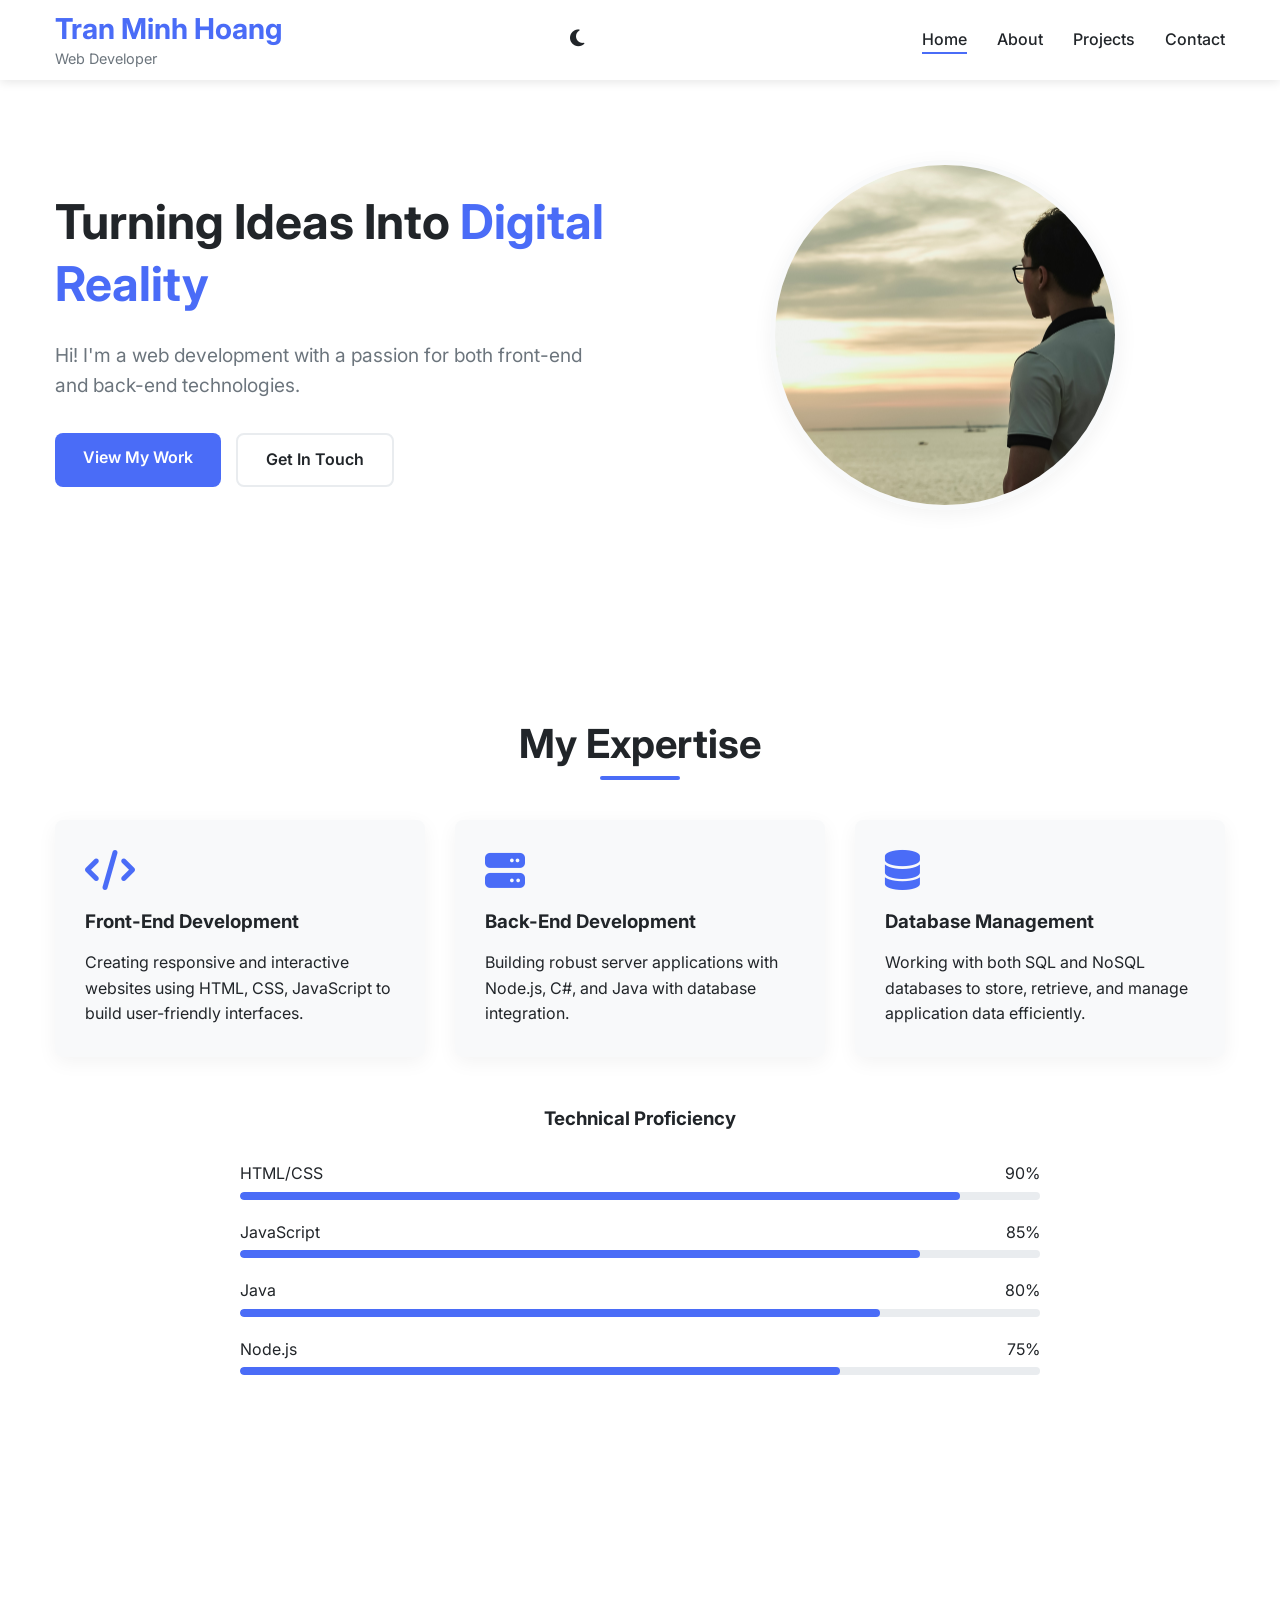
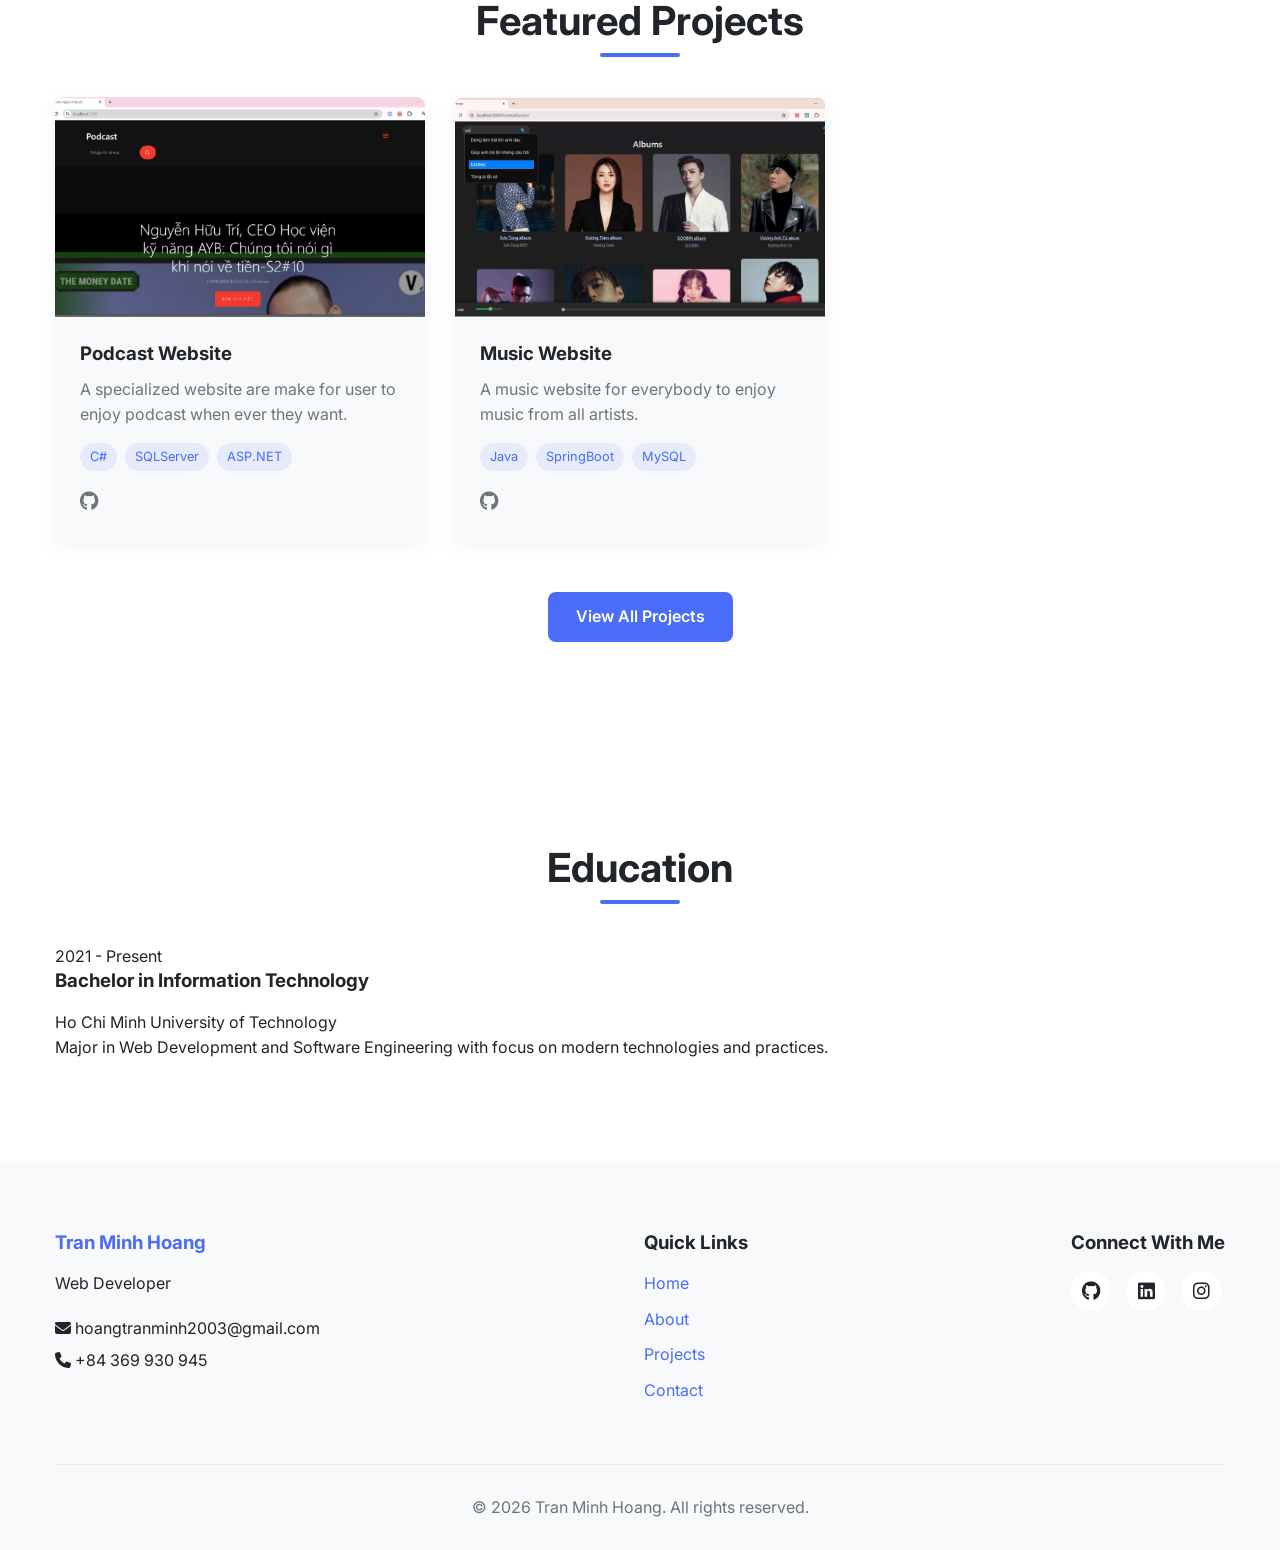
<file: index.html>
<!DOCTYPE html>
<html lang="en">
<head>
    <meta charset="UTF-8">
    <meta name="viewport" content="width=device-width, initial-scale=1.0">
    <meta name="description" content="Tran Minh Hoang - Student Web Developer Portfolio showcasing frontend and backend development skills">
    <title>Tran Minh Hoang - Portfolio</title>
    <link rel="stylesheet" href="css/style.css">
    <link rel="stylesheet" href="https://cdnjs.cloudflare.com/ajax/libs/font-awesome/6.4.0/css/all.min.css">
    <link href="https://unpkg.com/aos@2.3.1/dist/aos.css" rel="stylesheet">
    <link rel="preconnect" href="https://fonts.googleapis.com">
    <link rel="preconnect" href="https://fonts.gstatic.com" crossorigin>
    <link href="https://fonts.googleapis.com/css2?family=Inter:wght@400;500;600;700&display=swap" rel="stylesheet">
    <link rel="icon" href="images/favicon.ico" type="image/x-icon">
    <script src="https://unpkg.com/aos@2.3.1/dist/aos.js"></script>
</head>
<body>
    <div id="page-loader">
        <div class="loader-content">
            <div class="spinner"></div>
            <p>Loading<span class="dot-animation">...</span></p>
        </div>
    </div>
    <header>
        <div class="container">
            <div class="header-content">
                <div class="logo">
                    <h1>Tran Minh Hoang</h1>
                    <p class="tagline">Web Developer</p>
                </div>
                <div class="theme-toggle">
                    <button id="theme-switch" aria-label="Toggle dark mode">
                        <i class="fas fa-moon"></i>
                    </button>
                </div>
                <button id="toggle-menu" aria-label="Toggle navigation menu">
                    <i class="fas fa-bars"></i>
                </button>
                <nav id="menu">
                    <ul>
                        <li><a href="#" class="active">Home</a></li>
                        <li><a href="pages/about.html">About</a></li>
                        <li><a href="pages/projects.html">Projects</a></li>
                        <li><a href="pages/contact.html">Contact</a></li>
                    </ul>
                </nav>
            </div>
        </div>
    </header>
    
    <section class="hero">
        <div class="container">
            <div class="hero-content">
                <div class="hero-text">
                    <h2>Turning Ideas Into <span class="highlight">Digital Reality</span></h2>
                    <p>Hi! I'm a web development with a passion for both front-end and back-end technologies.</p>
                    <div class="cta-buttons">
                        <a href="pages/projects.html" class="btn btn-primary">View My Work</a>
                        <a href="pages/contact.html" class="btn btn-secondary">Get In Touch</a>
                    </div>
                </div>
                <div class="hero-image">
                    <img src="images/1.jpg" alt="Profile Picture" class="profile-img">
                </div>
            </div>
        </div>
    </section>

    <main>
        <section class="skills">
            <div class="container">
                <h2 class="section-title" data-aos="fade-up">My Expertise</h2>
                <div class="skills-container">
                    <div class="skill-card" data-aos="fade-up" data-aos-delay="100">
                        <i class="fas fa-code"></i>
                        <h3>Front-End Development</h3>
                        <p>Creating responsive and interactive websites using HTML, CSS, JavaScript to build user-friendly interfaces.</p>
                    </div>
                    <div class="skill-card" data-aos="fade-up" data-aos-delay="200">
                        <i class="fas fa-server"></i>
                        <h3>Back-End Development</h3>
                        <p>Building robust server applications with Node.js, C#, and Java with database integration.</p>
                    </div>
                    <div class="skill-card" data-aos="fade-up" data-aos-delay="300">
                        <i class="fas fa-database"></i>
                        <h3>Database Management</h3>
                        <p>Working with both SQL and NoSQL databases to store, retrieve, and manage application data efficiently.</p>
                    </div>
                </div>
                <div class="technical-skills" data-aos="fade-up">
                    <h3>Technical Proficiency</h3>
                    <div class="skill-bar">
                        <div class="skill-info">
                            <span>HTML/CSS</span>
                            <span>90%</span>
                        </div>
                        <div class="skill-progress">
                            <div class="skill-progress-bar" data-width="90"></div>
                        </div>
                    </div>
                    <div class="skill-bar">
                        <div class="skill-info">
                            <span>JavaScript</span>
                            <span>85%</span>
                        </div>
                        <div class="skill-progress">
                            <div class="skill-progress-bar" data-width="85"></div>
                        </div>
                    </div>
                    <div class="skill-bar">
                        <div class="skill-info">
                            <span>Java</span>
                            <span>80%</span>
                        </div>
                        <div class="skill-progress">
                            <div class="skill-progress-bar" data-width="80"></div>
                        </div>
                    </div>
                    <div class="skill-bar">
                        <div class="skill-info">
                            <span>Node.js</span>
                            <span>75%</span>
                        </div>
                        <div class="skill-progress">
                            <div class="skill-progress-bar" data-width="75"></div>
                        </div>
                    </div>
                </div>
            </div>
        </section>

        <section id="projects" class="featured-projects">
            <div class="container">
                <h2 class="section-title" data-aos="fade-up">Featured Projects</h2>
                <div class="project-grid">
                    <div class="project-card" data-aos="fade-up" data-aos-delay="100">
                        <div class="project-image" style="background-image: url('images/project1.jpg')"></div>
                        <div class="project-info">
                            <h3>Podcast Website</h3>
                            <p>A specialized website are make for user to enjoy podcast when ever they want.</p>
                            <div class="project-tags">
                                <span class="tag">C#</span>
                                <span class="tag">SQLServer</span>
                                <span class="tag">ASP.NET</span>
                            </div>
                            <div class="project-links">
                                <a href="https://github.com/HoangNhism/PodcastWebsite" target="_blank" rel="noopener" aria-label="GitHub repository"><i class="fab fa-github"></i></a>
                            </div>
                        </div>
                    </div>
                    <div class="project-card" data-aos="fade-up" data-aos-delay="200">
                        <div class="project-image" style="background-image: url('images/project2.jpg')"></div>
                        <div class="project-info">
                            <h3>Music Website</h3>
                            <p>A music website for everybody to enjoy music from all artists.</p>
                            <div class="project-tags">
                                <span class="tag">Java</span>
                                <span class="tag">SpringBoot</span>
                                <span class="tag">MySQL</span>
                            </div>
                            <div class="project-links">
                                <a href="https://github.com/HoangNhism/MusicWebsite" target="_blank" rel="noopener" aria-label="GitHub repository"><i class="fab fa-github"></i></a>
                            </div>
                        </div>
                    </div>
                </div>
                <div class="center-button" data-aos="fade-up">
                    <a href="pages/projects.html" class="btn btn-primary">View All Projects</a>
                </div>
            </div>
        </section>
        
        <section class="education">
            <div class="container">
                <h2 class="section-title" data-aos="fade-up">Education</h2>
                <div class="education-item" data-aos="fade-up">
                    <div class="education-year">2021 - Present</div>
                    <div class="education-content">
                        <h3>Bachelor in Information Technology</h3>
                        <p class="education-institution">Ho Chi Minh University of Technology</p>
                        <p>Major in Web Development and Software Engineering with focus on modern technologies and practices.</p>
                    </div>
                </div>
            </div>
        </section>
    </main>
    
    <footer>
        <div class="container">
            <div class="footer-content">
                <div class="footer-info">
                    <h3>Tran Minh Hoang</h3>
                    <p>Web Developer</p>
                    <p class="footer-contact">
                        <i class="fas fa-envelope"></i> hoangtranminh2003@gmail.com<br>
                        <i class="fas fa-phone"></i> +84 369 930 945
                    </p>
                </div>
                
                <div class="footer-links">
                    <h3>Quick Links</h3>
                    <ul>
                        <li><a href="index.html">Home</a></li>
                        <li><a href="pages/about.html">About</a></li>
                        <li><a href="pages/projects.html">Projects</a></li>
                        <li><a href="pages/contact.html">Contact</a></li>
                    </ul>
                </div>
                
                <div class="footer-social">
                    <h3>Connect With Me</h3>
                    <div class="social-icons">
                        <a href="https://github.com/HoangNhism" target="_blank" rel="noopener" aria-label="GitHub"><i class="fab fa-github"></i></a>
                        <a href="https://www.linkedin.com/in/tran-minhhoang/" target="_blank" rel="noopener" aria-label="LinkedIn"><i class="fab fa-linkedin"></i></a>
                        <a href="https://www.instagram.com/hoangnhism/?hl=en" target="_blank" rel="noopener" aria-label="Instagram"><i class="fab fa-instagram"></i></a>
                    </div>
                </div>
            </div>
            
            <div class="copyright">
                <p>&copy; <span id="current-year">2025</span> Tran Minh Hoang. All rights reserved.</p>
            </div>
        </div>
    </footer>
    
    <button id="back-to-top" aria-label="Back to top">
        <i class="fas fa-arrow-up"></i>
    </button>
    
    <script src="js/main.js"></script>
</body>
</html>
</file>
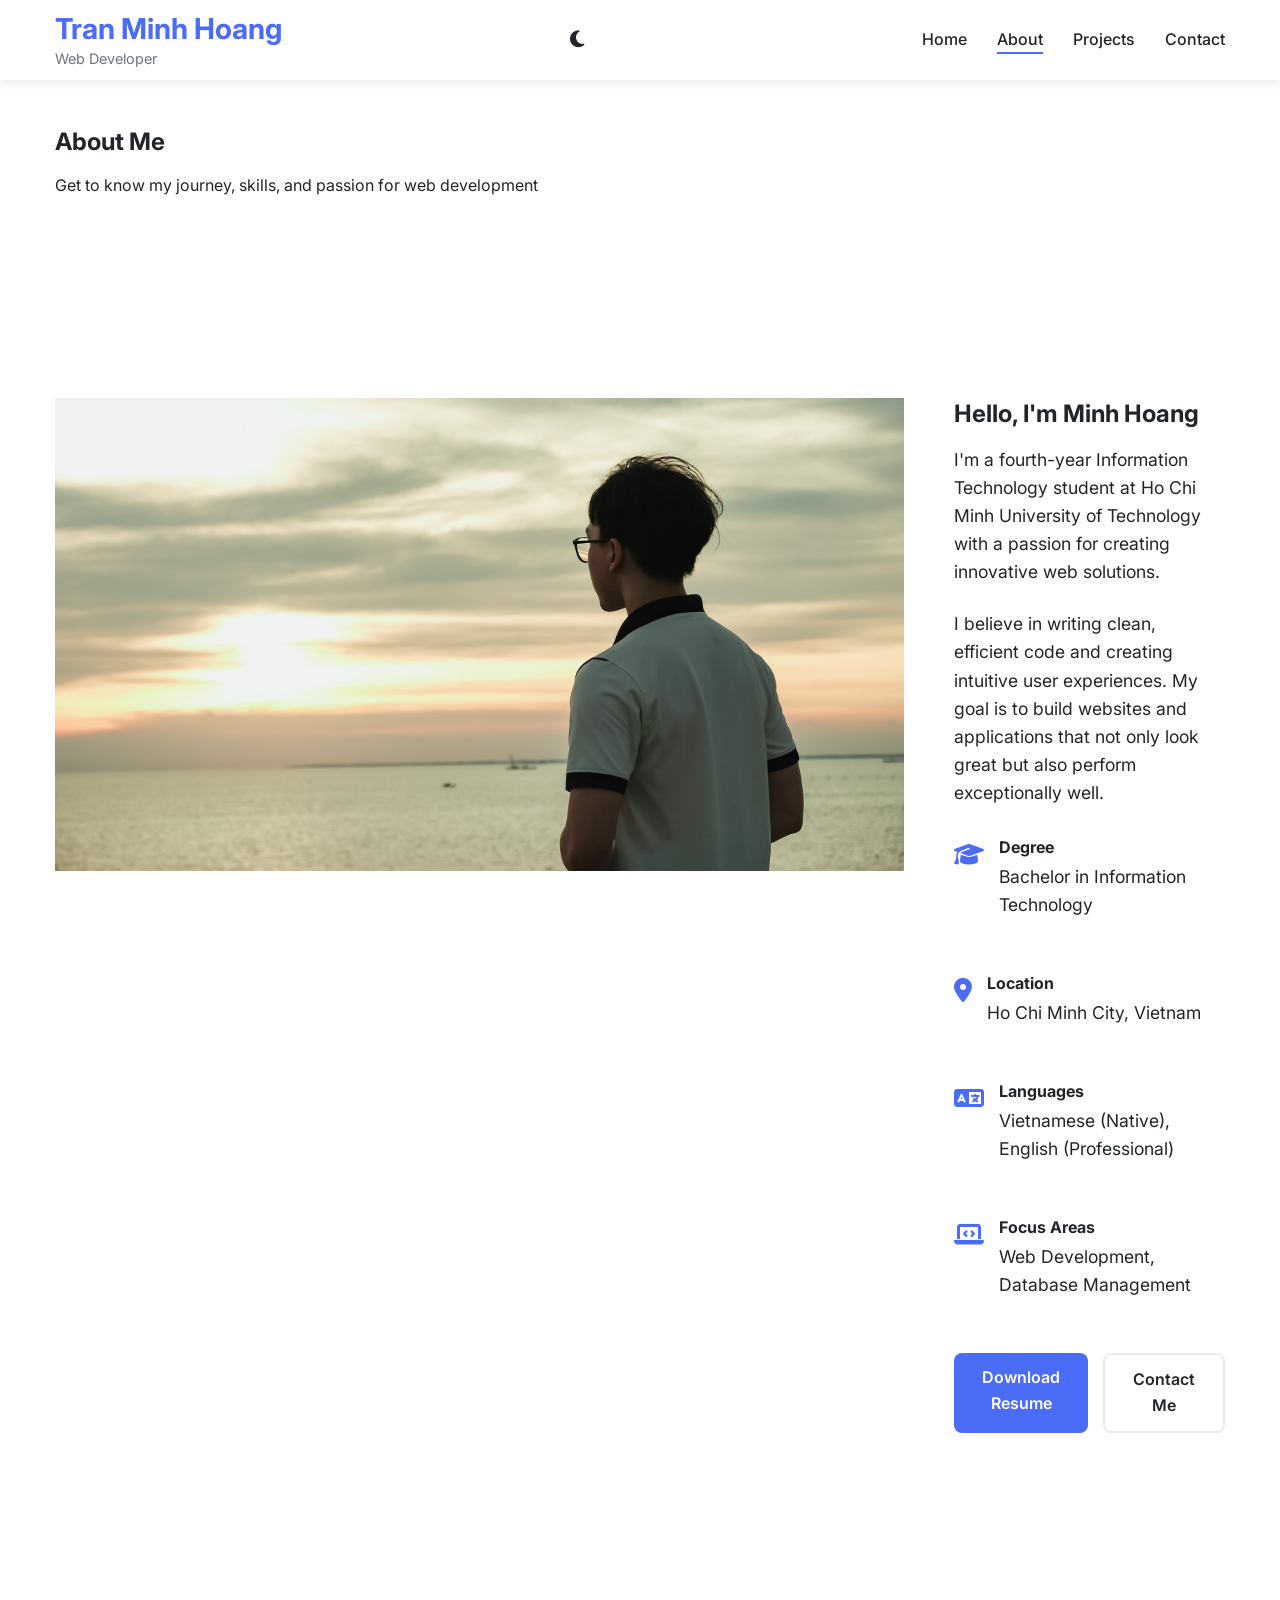
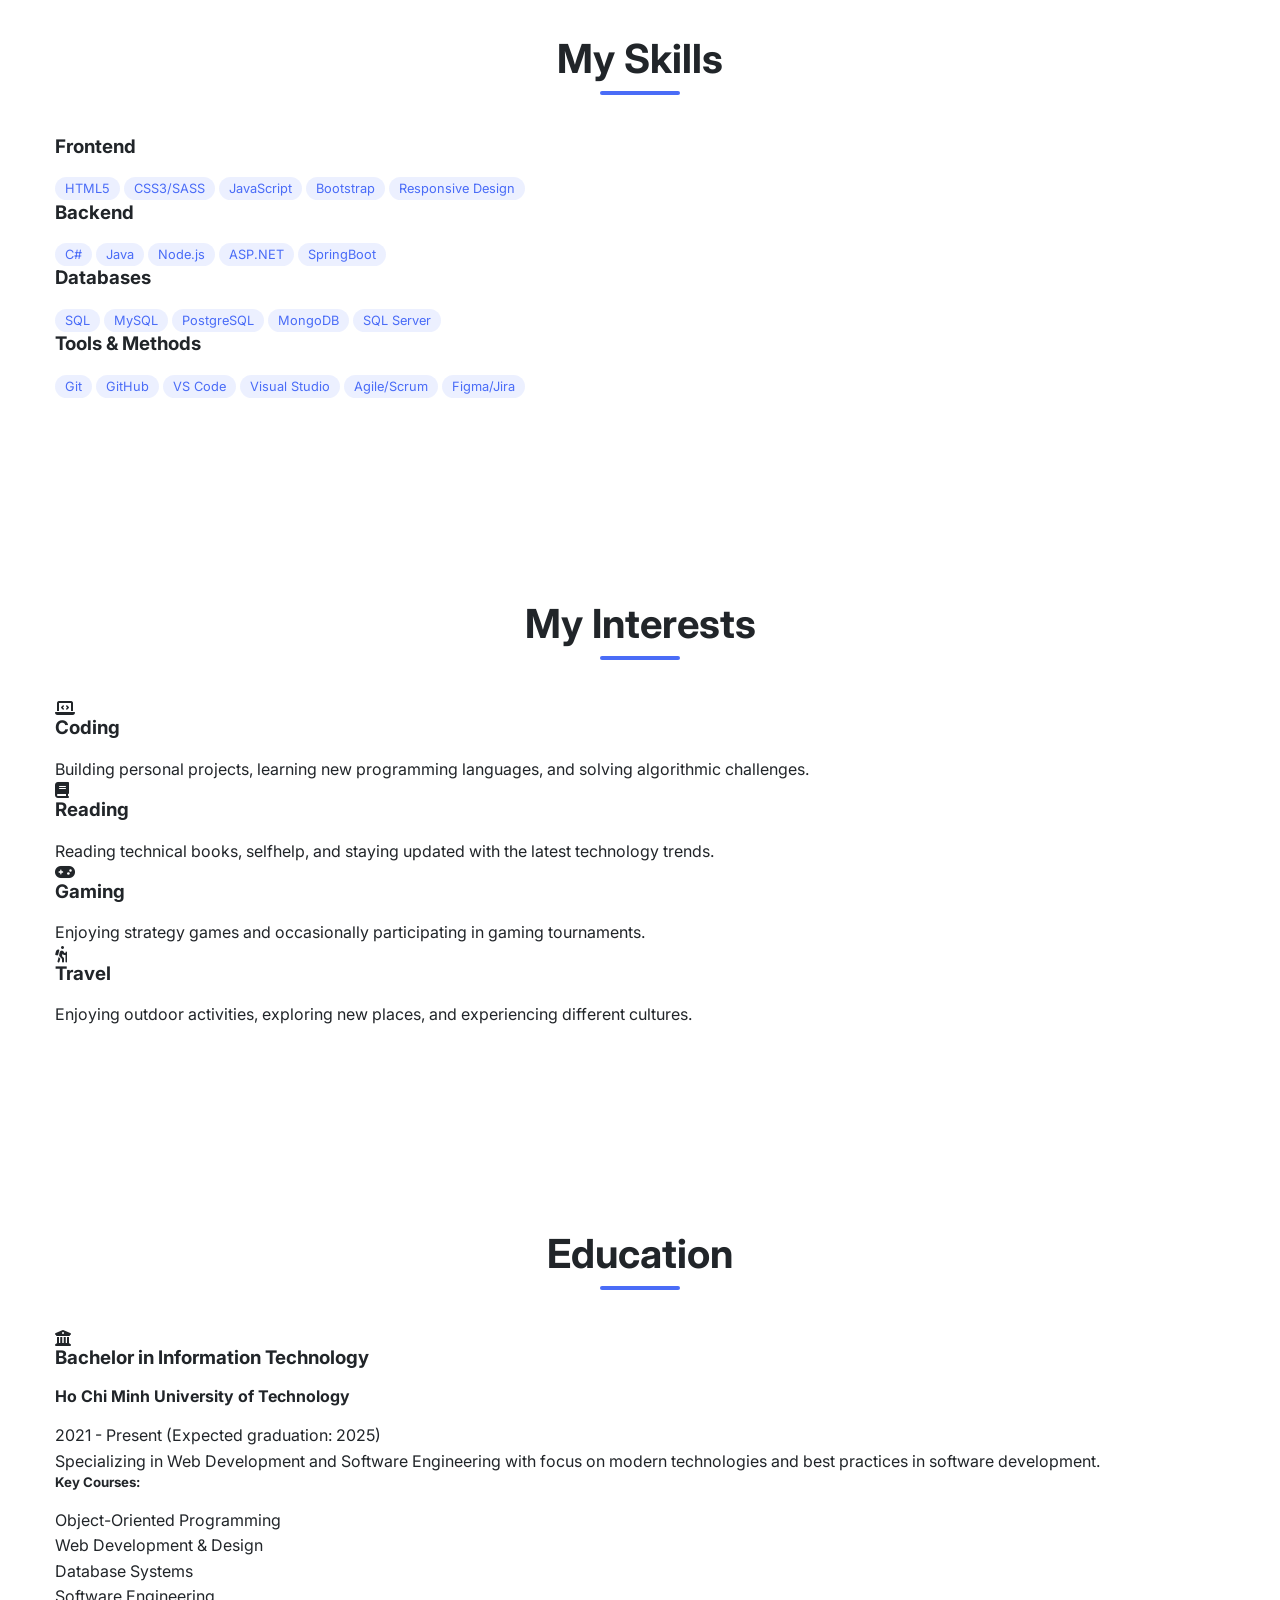
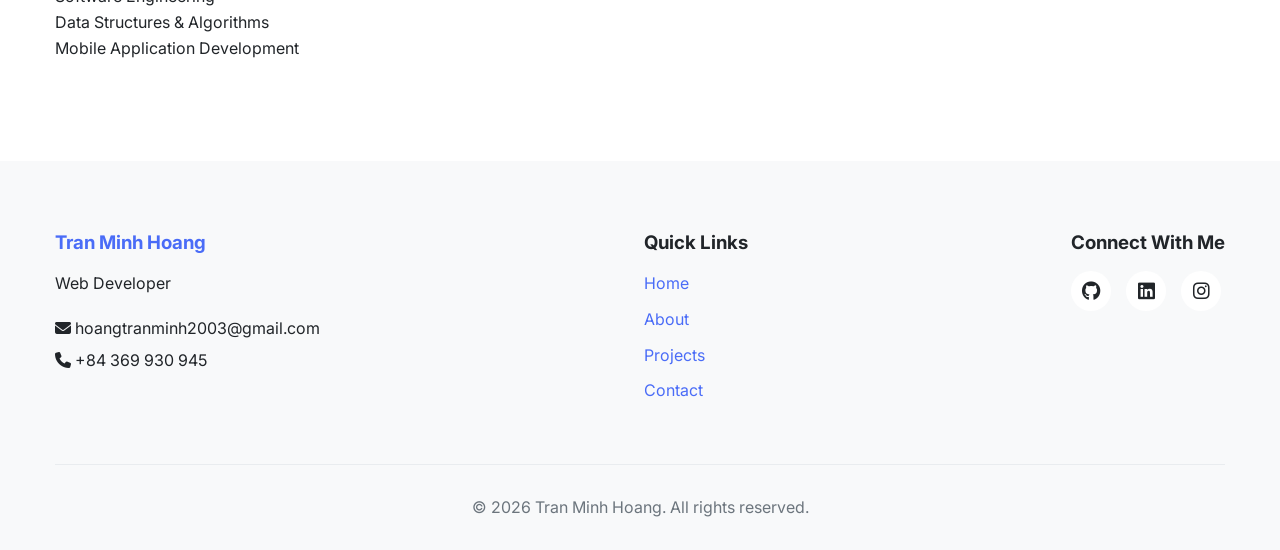
<file: pages/about.html>
oang.io/pages/about.html -->
<!DOCTYPE html>
<html lang="en">
<head>
    <meta charset="UTF-8">
    <meta name="viewport" content="width=device-width, initial-scale=1.0">
    <meta name="description" content="About Tran Minh Hoang - Web Developer Student">
    <title>About - Tran Minh Hoang</title>
    <link rel="stylesheet" href="../css/style.css">
    <link rel="stylesheet" href="https://cdnjs.cloudflare.com/ajax/libs/font-awesome/6.4.0/css/all.min.css">
    <link href="https://unpkg.com/aos@2.3.1/dist/aos.css" rel="stylesheet">
    <link rel="preconnect" href="https://fonts.googleapis.com">
    <link rel="preconnect" href="https://fonts.gstatic.com" crossorigin>
    <link href="https://fonts.googleapis.com/css2?family=Inter:wght@400;500;600;700&display=swap" rel="stylesheet">
    <link rel="icon" href="../images/favicon.ico" type="image/x-icon">
    <script src="https://unpkg.com/aos@2.3.1/dist/aos.js"></script>
</head>
<body>
    <div id="page-loader">
        <div class="loader-content">
            <div class="spinner"></div>
            <p>Loading<span class="dot-animation">...</span></p>
        </div>
    </div>
    
    <header>
        <div class="container">
            <div class="header-content">
                <div class="logo">
                    <h1>Tran Minh Hoang</h1>
                    <p class="tagline">Web Developer</p>
                </div>
                <div class="theme-toggle">
                    <button id="theme-switch" aria-label="Toggle dark mode">
                        <i class="fas fa-moon"></i>
                    </button>
                </div>
                <button id="toggle-menu" aria-label="Toggle navigation menu">
                    <i class="fas fa-bars"></i>
                </button>
                <nav id="menu">
                    <ul>
                        <li><a href="../index.html">Home</a></li>
                        <li><a href="about.html" class="active">About</a></li>
                        <li><a href="projects.html">Projects</a></li>
                        <li><a href="contact.html">Contact</a></li>
                    </ul>
                </nav>
            </div>
        </div>
    </header>
    
    <section class="page-header">
        <div class="container">
            <h1 data-aos="fade-up">About Me</h1>
            <p data-aos="fade-up" data-aos-delay="100">Get to know my journey, skills, and passion for web development</p>
        </div>
    </section>
    
    <main>
        <section class="about">
            <div class="container">
                <div class="about-content">
                    <div class="about-image" data-aos="fade-right">
                        <img src="../images/1.jpg" alt="Tran Minh Hoang" class="profile-img-large">
                    </div>
                    <div class="about-text" data-aos="fade-left">
                        <h2>Hello, I'm Minh Hoang</h2>
                        <p>I'm a fourth-year Information Technology student at Ho Chi Minh University of Technology with a passion for creating innovative web solutions.</p>
                        
                        <p>I believe in writing clean, efficient code and creating intuitive user experiences. My goal is to build websites and applications that not only look great but also perform exceptionally well.</p>
                        
                        <div class="about-details">
                            <div class="detail-item">
                                <i class="fas fa-graduation-cap"></i>
                                <div>
                                    <h4>Degree</h4>
                                    <p>Bachelor in Information Technology</p>
                                </div>
                            </div>
                            <div class="detail-item">
                                <i class="fas fa-map-marker-alt"></i>
                                <div>
                                    <h4>Location</h4>
                                    <p>Ho Chi Minh City, Vietnam</p>
                                </div>
                            </div>
                            <div class="detail-item">
                                <i class="fas fa-language"></i>
                                <div>
                                    <h4>Languages</h4>
                                    <p>Vietnamese (Native), English (Professional)</p>
                                </div>
                            </div>
                            <div class="detail-item">
                                <i class="fas fa-laptop-code"></i>
                                <div>
                                    <h4>Focus Areas</h4>
                                    <p>Web Development, Database Management</p>
                                </div>
                            </div>
                        </div>
                        
                        <div class="cta-buttons">
                            <a href="../assets/TranMinhHoangCVbackend.pdf" class="btn btn-primary" download>Download Resume</a>
                            <a href="contact.html" class="btn btn-secondary">Contact Me</a>
                        </div>
                    </div>
                </div>
            </div>
        </section>
        
        <section class="skills-section">
            <div class="container">
                <h2 class="section-title" data-aos="fade-up">My Skills</h2>
                <div class="skills-categories">
                    <div class="skill-category" data-aos="fade-up">
                        <h3>Frontend</h3>
                        <div class="skill-tags">
                            <span class="tag">HTML5</span>
                            <span class="tag">CSS3/SASS</span>
                            <span class="tag">JavaScript</span>
                            <span class="tag">Bootstrap</span>
                            <span class="tag">Responsive Design</span>
                        </div>
                    </div>
                    <div class="skill-category" data-aos="fade-up" data-aos-delay="100">
                        <h3>Backend</h3>
                        <div class="skill-tags">
                            <span class="tag">C#</span>
                            <span class="tag">Java</span>
                            <span class="tag">Node.js</span>
                            <span class="tag">ASP.NET</span>
                            <span class="tag">SpringBoot</span>
                        </div>
                    </div>
                    <div class="skill-category" data-aos="fade-up" data-aos-delay="200">
                        <h3>Databases</h3>
                        <div class="skill-tags">
                            <span class="tag">SQL</span>
                            <span class="tag">MySQL</span>
                            <span class="tag">PostgreSQL</span>
                            <span class="tag">MongoDB</span>
                            <span class="tag">SQL Server</span>
                        </div>
                    </div>
                    <div class="skill-category" data-aos="fade-up" data-aos-delay="300">
                        <h3>Tools & Methods</h3>
                        <div class="skill-tags">
                            <span class="tag">Git</span>
                            <span class="tag">GitHub</span>
                            <span class="tag">VS Code</span>
                            <span class="tag">Visual Studio</span>
                            <span class="tag">Agile/Scrum</span>
                            <span class="tag">Figma/Jira</span>
                        </div>
                    </div>
                </div>
            </div>
        </section>
        
        <section class="interests">
            <div class="container">
                <h2 class="section-title" data-aos="fade-up">My Interests</h2>
                <div class="interests-container">
                    <div class="interest-item" data-aos="fade-up">
                        <div class="interest-icon">
                            <i class="fas fa-laptop-code"></i>
                        </div>
                        <h3>Coding</h3>
                        <p>Building personal projects, learning new programming languages, and solving algorithmic challenges.</p>
                    </div>
                    <div class="interest-item" data-aos="fade-up" data-aos-delay="100">
                        <div class="interest-icon">
                            <i class="fas fa-book"></i>
                        </div>
                        <h3>Reading</h3>
                        <p>Reading technical books, selfhelp, and staying updated with the latest technology trends.</p>
                    </div>
                    <div class="interest-item" data-aos="fade-up" data-aos-delay="200">
                        <div class="interest-icon">
                            <i class="fas fa-gamepad"></i>
                        </div>
                        <h3>Gaming</h3>
                        <p>Enjoying strategy games and occasionally participating in gaming tournaments.</p>
                    </div>
                    <div class="interest-item" data-aos="fade-up" data-aos-delay="300">
                        <div class="interest-icon">
                            <i class="fas fa-hiking"></i>
                        </div>
                        <h3>Travel</h3>
                        <p>Enjoying outdoor activities, exploring new places, and experiencing different cultures.</p>
                    </div>
                </div>
            </div>
        </section>
        
        <section class="education-details">
            <div class="container">
                <h2 class="section-title" data-aos="fade-up">Education</h2>
                <div class="education-card" data-aos="fade-up">
                    <div class="education-icon">
                        <i class="fas fa-university"></i>
                    </div>
                    <div class="education-info">
                        <h3>Bachelor in Information Technology</h3>
                        <h4>Ho Chi Minh University of Technology</h4>
                        <p class="education-date">2021 - Present (Expected graduation: 2025)</p>
                        <p class="education-description">Specializing in Web Development and Software Engineering with focus on modern technologies and best practices in software development.</p>
                        <div class="education-highlights">
                            <h5>Key Courses:</h5>
                            <ul>
                                <li>Object-Oriented Programming</li>
                                <li>Web Development & Design</li>
                                <li>Database Systems</li>
                                <li>Software Engineering</li>
                                <li>Data Structures & Algorithms</li>
                                <li>Mobile Application Development</li>
                            </ul>
                        </div>
                    </div>
                </div>
            </div>
        </section>
    </main>
    
    <footer>
        <div class="container">
            <div class="footer-content">
                <div class="footer-info">
                    <h3>Tran Minh Hoang</h3>
                    <p>Web Developer</p>
                    <p class="footer-contact">
                        <i class="fas fa-envelope"></i> hoangtranminh2003@gmail.com<br>
                        <i class="fas fa-phone"></i> +84 369 930 945
                    </p>
                </div>
                
                <div class="footer-links">
                    <h3>Quick Links</h3>
                    <ul>
                        <li><a href="../index.html">Home</a></li>
                        <li><a href="about.html">About</a></li>
                        <li><a href="projects.html">Projects</a></li>
                        <li><a href="contact.html">Contact</a></li>
                    </ul>
                </div>
                
                <div class="footer-social">
                    <h3>Connect With Me</h3>
                    <div class="social-icons">
                        <a href="https://github.com/HoangNhism" target="_blank" rel="noopener" aria-label="GitHub"><i class="fab fa-github"></i></a>
                        <a href="https://www.linkedin.com/in/tran-minhhoang/" target="_blank" rel="noopener" aria-label="LinkedIn"><i class="fab fa-linkedin"></i></a>
                        <a href="https://www.instagram.com/hoangnhism/?hl=en" target="_blank" rel="noopener" aria-label="Instagram"><i class="fab fa-instagram"></i></a>
                    </div>
                </div>
            </div>
            
            <div class="copyright">
                <p>&copy; <span id="current-year">2025</span> Tran Minh Hoang. All rights reserved.</p>
            </div>
        </div>
    </footer>
    
    <button id="back-to-top" aria-label="Back to top">
        <i class="fas fa-arrow-up"></i>
    </button>
    
    <script src="../js/main.js"></script>
</body>
</html>
</file>
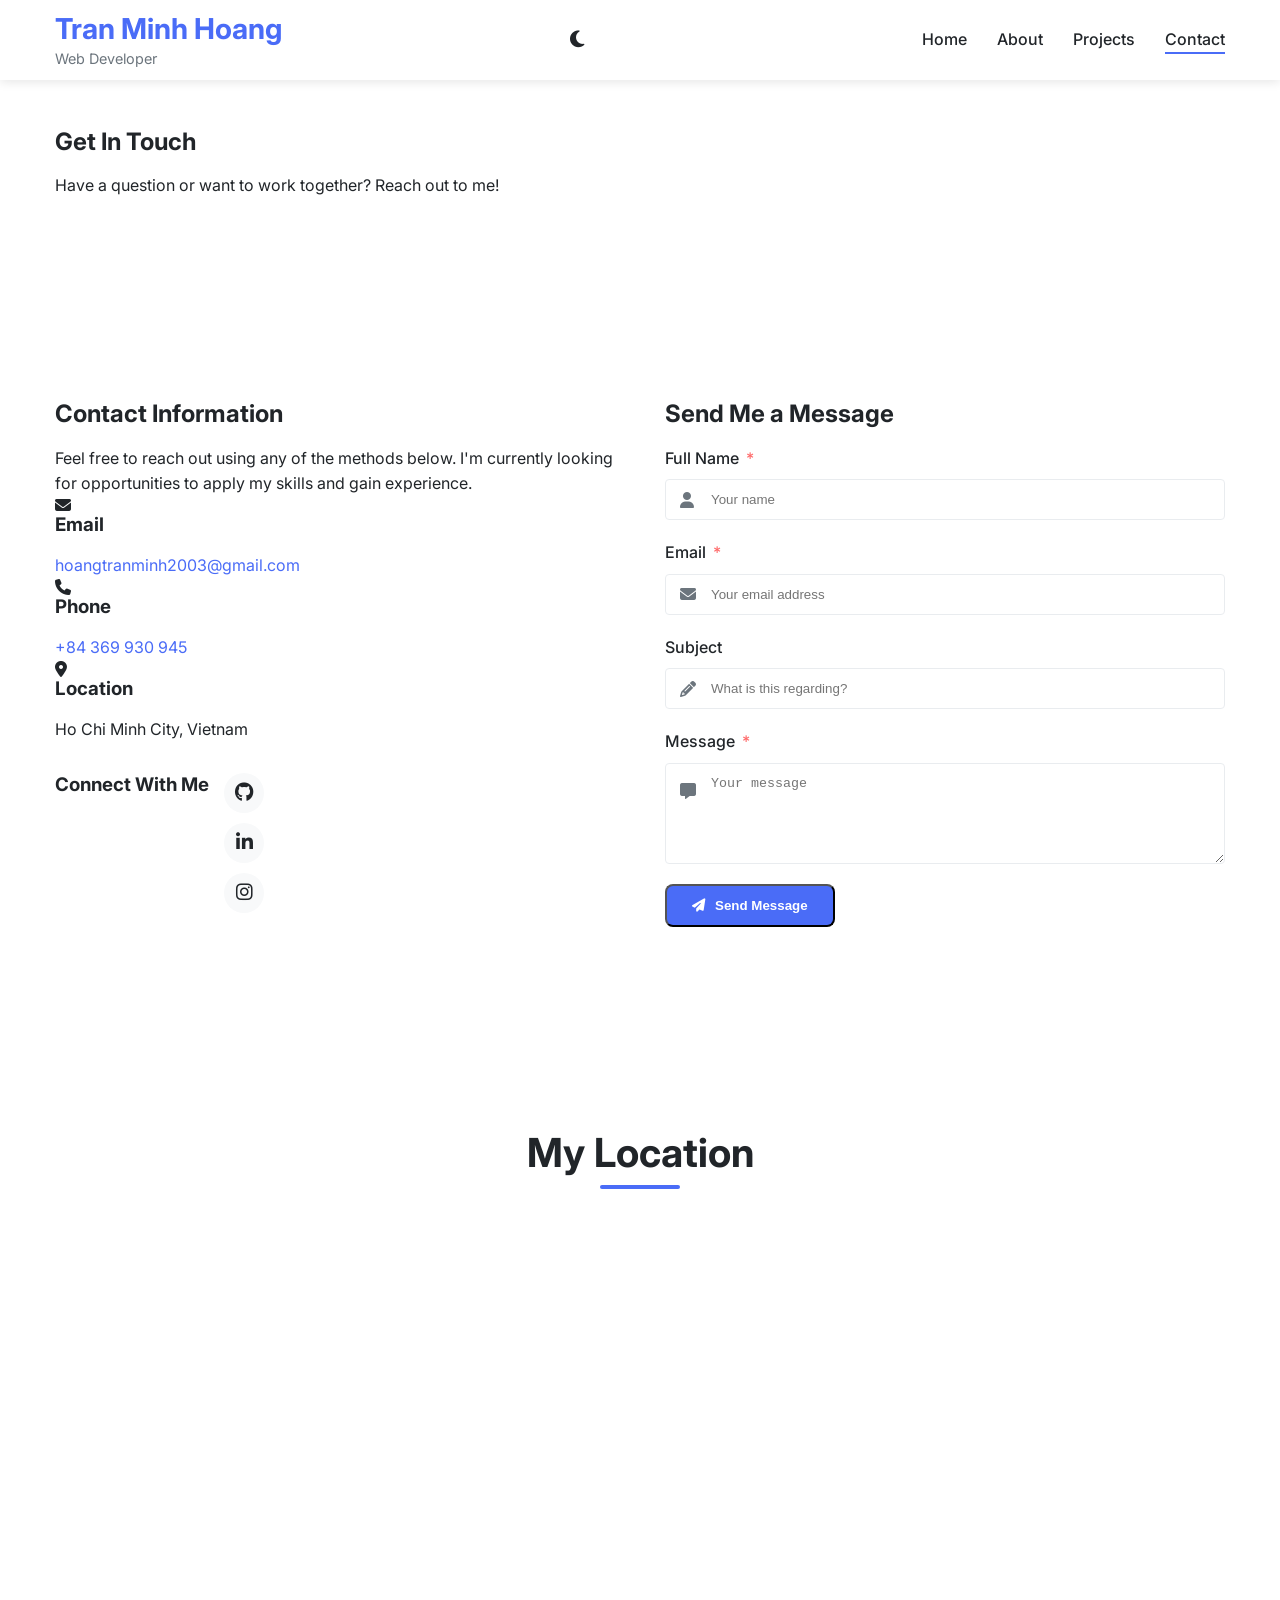
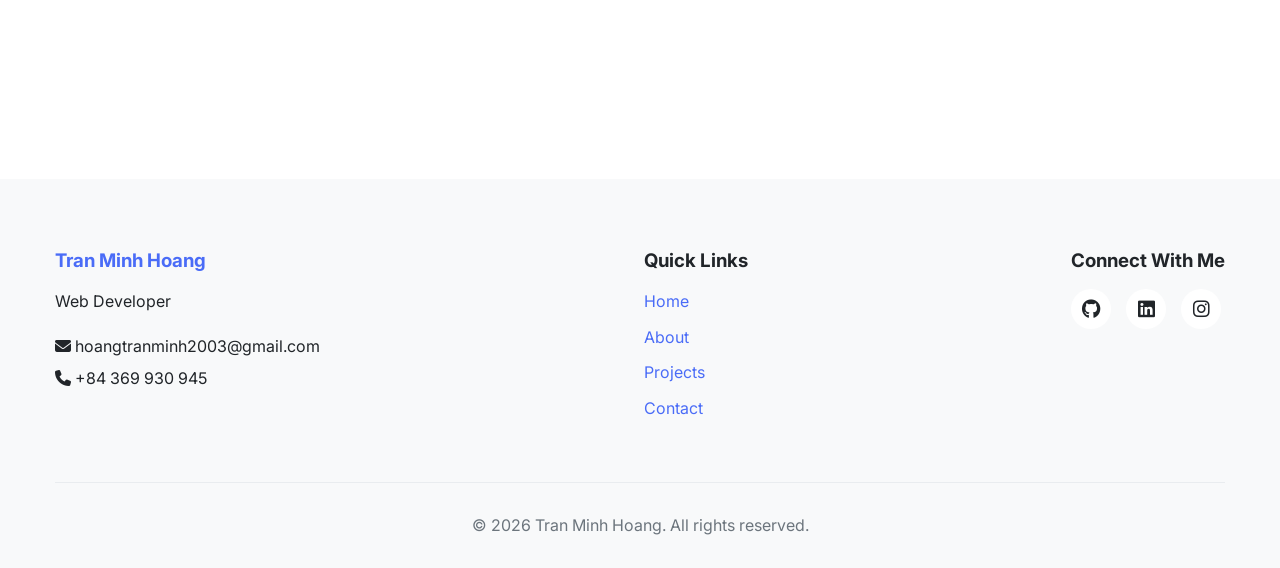
<file: pages/contact.html>
/contact.html -->
<!DOCTYPE html>
<html lang="en">
<head>
    <meta charset="UTF-8">
    <meta name="viewport" content="width=device-width, initial-scale=1.0">
    <meta name="description" content="Contact Tran Minh Hoang - Student Web Developer">
    <title>Contact - Tran Minh Hoang</title>
    <link rel="stylesheet" href="../css/style.css">
    <link rel="stylesheet" href="https://cdnjs.cloudflare.com/ajax/libs/font-awesome/6.4.0/css/all.min.css">
    <link href="https://unpkg.com/aos@2.3.1/dist/aos.css" rel="stylesheet">
    <link rel="preconnect" href="https://fonts.googleapis.com">
    <link rel="preconnect" href="https://fonts.gstatic.com" crossorigin>
    <link href="https://fonts.googleapis.com/css2?family=Inter:wght@400;500;600;700&display=swap" rel="stylesheet">
    <link rel="icon" href="../images/favicon.ico" type="image/x-icon">
    <script src="https://unpkg.com/aos@2.3.1/dist/aos.js"></script>
</head>
<body>
    <div id="page-loader">
        <div class="loader-content">
            <div class="spinner"></div>
            <p>Loading<span class="dot-animation">...</span></p>
        </div>
    </div>
    
    <header>
        <div class="container">
            <div class="header-content">
                <div class="logo">
                    <h1>Tran Minh Hoang</h1>
                    <p class="tagline">Web Developer</p>
                </div>
                <div class="theme-toggle">
                    <button id="theme-switch" aria-label="Toggle dark mode">
                        <i class="fas fa-moon"></i>
                    </button>
                </div>
                <button id="toggle-menu" aria-label="Toggle navigation menu">
                    <i class="fas fa-bars"></i>
                </button>
                <nav id="menu">
                    <ul>
                        <li><a href="../index.html">Home</a></li>
                        <li><a href="about.html">About</a></li>
                        <li><a href="projects.html">Projects</a></li>
                        <li><a href="contact.html" class="active">Contact</a></li>
                    </ul>
                </nav>
            </div>
        </div>
    </header>
    
    <section class="page-header">
        <div class="container">
            <h1 data-aos="fade-up">Get In Touch</h1>
            <p data-aos="fade-up" data-aos-delay="100">Have a question or want to work together? Reach out to me!</p>
        </div>
    </section>

    <main>
        <section class="contact-section">
            <div class="container">
                <div class="contact-content">
                    <div class="contact-info" data-aos="fade-right">
                        <h2>Contact Information</h2>
                        <p>Feel free to reach out using any of the methods below. I'm currently looking for opportunities to apply my skills and gain experience.</p>
                        
                        <div class="contact-methods">
                            <div class="contact-method" data-aos="fade-up" data-aos-delay="100">
                                <div class="contact-icon">
                                    <i class="fas fa-envelope"></i>
                                </div>
                                <div class="contact-detail">
                                    <h3>Email</h3>
                                    <p><a href="mailto:hoangtranminh2003@gmail.com" class="contact-link">hoangtranminh2003@gmail.com</a></p>
                                </div>
                            </div>
                            
                            <div class="contact-method" data-aos="fade-up" data-aos-delay="200">
                                <div class="contact-icon">
                                    <i class="fas fa-phone"></i>
                                </div>
                                <div class="contact-detail">
                                    <h3>Phone</h3>
                                    <p><a href="tel:+84369930945" class="contact-link">+84 369 930 945</a></p>
                                </div>
                            </div>
                            
                            <div class="contact-method" data-aos="fade-up" data-aos-delay="300">
                                <div class="contact-icon">
                                    <i class="fas fa-map-marker-alt"></i>
                                </div>
                                <div class="contact-detail">
                                    <h3>Location</h3>
                                    <p>Ho Chi Minh City, Vietnam</p>
                                </div>
                            </div>
                        </div>
                        
                        <div class="social-links">
                            <h3>Connect With Me</h3>
                            <div class="social-buttons">
                                <a href="https://github.com/HoangNhism" target="_blank" class="social-button github" aria-label="GitHub">
                                    <i class="fab fa-github"></i>
                                </a>
                                <a href="https://www.linkedin.com/in/tran-minhhoang/" target="_blank" class="social-button linkedin" aria-label="LinkedIn">
                                    <i class="fab fa-linkedin-in"></i>
                                </a>
                                <a href="https://www.instagram.com/hoangnhism/?hl=en" target="_blank" class="social-button instagram" aria-label="Instagram">
                                    <i class="fab fa-instagram"></i>
                                </a>
                            </div>
                        </div>
                    </div>
                    
                    <div class="contact-form" data-aos="fade-left">
                        <h2>Send Me a Message</h2>
                        <div class="form-content">
                            <!-- Updated form with better user feedback -->
                            <form id="contactForm">
                                <div class="form-group">
                                    <label for="name">Full Name <span class="required">*</span></label>
                                    <div class="input-wrapper">
                                        <span class="input-icon"><i class="fas fa-user"></i></span>
                                        <input type="text" id="name" name="name" placeholder="Your name" required>
                                    </div>
                                </div>
                                
                                <div class="form-group">
                                    <label for="email">Email <span class="required">*</span></label>
                                    <div class="input-wrapper">
                                        <span class="input-icon"><i class="fas fa-envelope"></i></span>
                                        <input type="email" id="email" name="email" placeholder="Your email address" required>
                                    </div>
                                </div>
                                
                                <div class="form-group">
                                    <label for="subject">Subject</label>
                                    <div class="input-wrapper">
                                        <span class="input-icon"><i class="fas fa-pencil-alt"></i></span>
                                        <input type="text" id="subject" name="subject" placeholder="What is this regarding?">
                                    </div>
                                </div>
                                
                                <div class="form-group">
                                    <label for="message">Message <span class="required">*</span></label>
                                    <div class="input-wrapper textarea-wrapper">
                                        <span class="input-icon"><i class="fas fa-comment-alt"></i></span>
                                        <textarea id="message" name="message" rows="5" placeholder="Your message" required></textarea>
                                    </div>
                                </div>
                                
                                <div class="form-submit">
                                    <button type="submit" class="btn btn-primary">
                                        <i class="fas fa-paper-plane"></i> Send Message
                                    </button>
                                </div>
                            </form>
                        </div>
                    </div>
                </div>
            </div>
        </section>
        
        <section class="map-section">
            <div class="container">
                <h2 class="section-title" data-aos="fade-up">My Location</h2>
                <div class="map-container" data-aos="fade-up">
                    <iframe 
                        src="https://www.google.com/maps/embed?pb=!1m18!1m12!1m3!1d125412.95046799223!2d106.6278914787325!3d10.823192806312256!2m3!1f0!2f0!3f0!3m2!1i1024!2i768!4f13.1!3m3!1m2!1s0x317529292e8d3dd1%3A0xf15f5aad773c112b!2sHo%20Chi%20Minh%20City%2C%20Vietnam!5e0!3m2!1sen!2s!4v1709805523867!5m2!1sen!2s" 
                        width="100%" 
                        height="450" 
                        style="border:0; border-radius: var(--border-radius-medium);" 
                        allowfullscreen="" 
                        loading="lazy" 
                        referrerpolicy="no-referrer-when-downgrade">
                    </iframe>
                </div>
            </div>
        </section>
    </main>
    
    <footer>
        <div class="container">
            <div class="footer-content">
                <div class="footer-info">
                    <h3>Tran Minh Hoang</h3>
                    <p>Web Developer</p>
                    <p class="footer-contact">
                        <i class="fas fa-envelope"></i> hoangtranminh2003@gmail.com<br>
                        <i class="fas fa-phone"></i> +84 369 930 945
                    </p>
                </div>
                
                <div class="footer-links">
                    <h3>Quick Links</h3>
                    <ul>
                        <li><a href="../index.html">Home</a></li>
                        <li><a href="about.html">About</a></li>
                        <li><a href="projects.html">Projects</a></li>
                        <li><a href="contact.html">Contact</a></li>
                    </ul>
                </div>
                
                <div class="footer-social">
                    <h3>Connect With Me</h3>
                    <div class="social-icons">
                        <a href="https://github.com/HoangNhism" target="_blank" rel="noopener" aria-label="GitHub"><i class="fab fa-github"></i></a>
                        <a href="https://www.linkedin.com/in/tran-minhhoang/" target="_blank" rel="noopener" aria-label="LinkedIn"><i class="fab fa-linkedin"></i></a>
                        <a href="https://www.instagram.com/hoangnhism/?hl=en" target="_blank" rel="noopener" aria-label="Instagram"><i class="fab fa-instagram"></i></a>
                    </div>
                </div>
            </div>
            
            <div class="copyright">
                <p>&copy; <span id="current-year">2025</span> Tran Minh Hoang. All rights reserved.</p>
            </div>
        </div>
    </footer>
    
    <button id="back-to-top" aria-label="Back to top">
        <i class="fas fa-arrow-up"></i>
    </button>
    
    <script src="../js/main.js"></script>
</body>
</html>
</file>
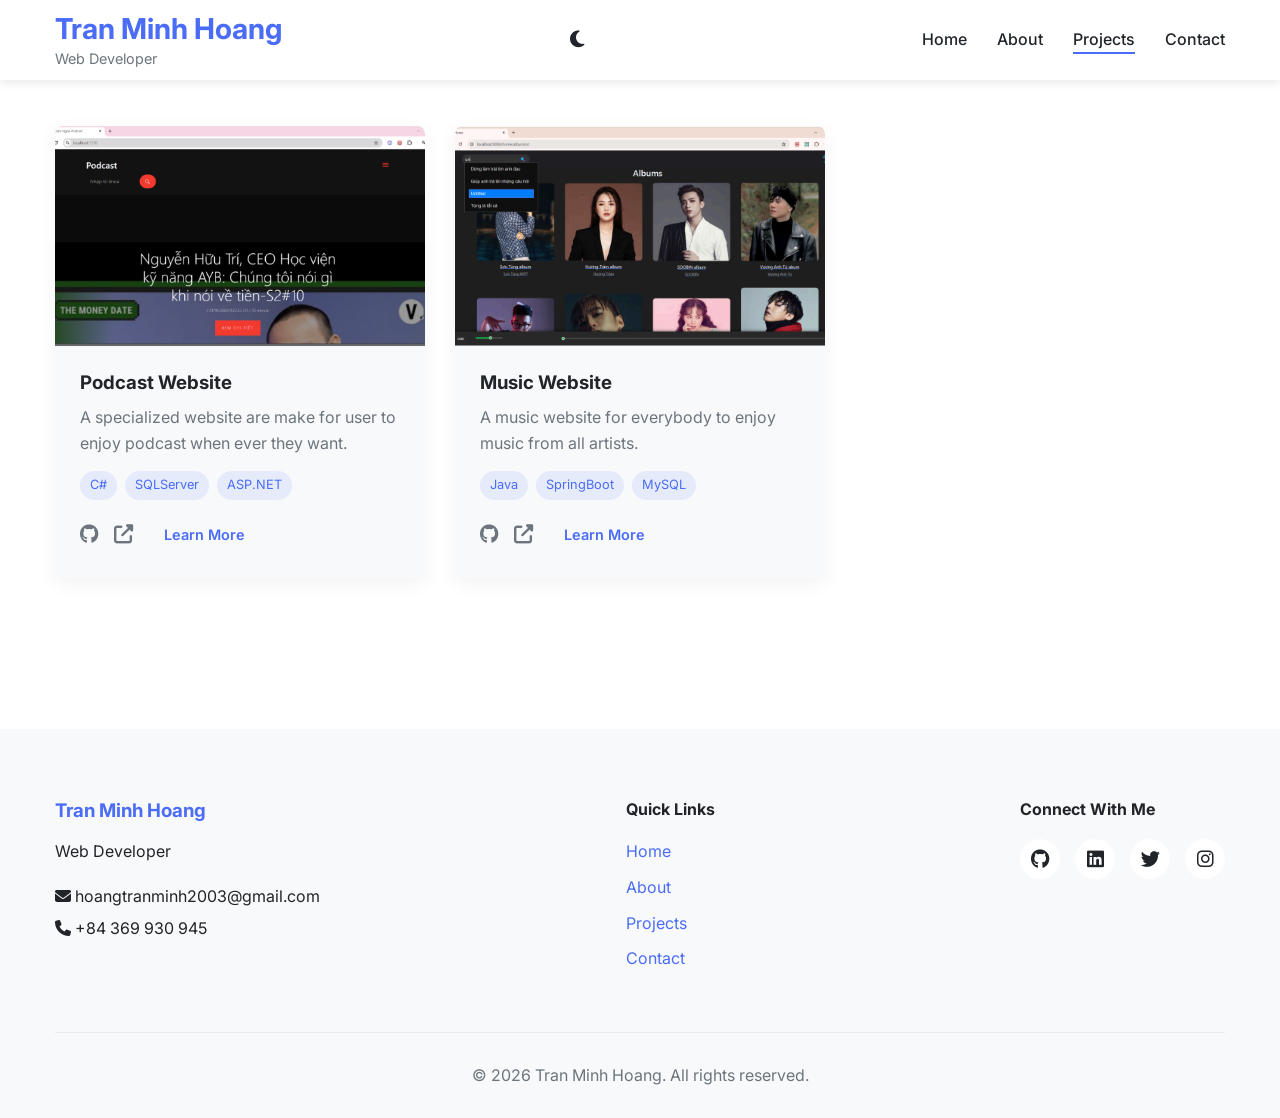
<file: pages/projects.html>
/projects.html -->
<!DOCTYPE html>
<html lang="en">
<head>
    <meta charset="UTF-8">
    <meta name="viewport" content="width=device-width, initial-scale=1.0">
    <meta name="description" content="Projects by Tran Minh Hoang - Web Developer">
    <title>Projects - Tran Minh Hoang</title>
    <link rel="stylesheet" href="../css/style.css">
    <link rel="stylesheet" href="https://cdnjs.cloudflare.com/ajax/libs/font-awesome/6.4.0/css/all.min.css">
    <link href="https://unpkg.com/aos@2.3.1/dist/aos.css" rel="stylesheet">
    <link rel="preconnect" href="https://fonts.googleapis.com">
    <link rel="preconnect" href="https://fonts.gstatic.com" crossorigin>
    <link href="https://fonts.googleapis.com/css2?family=Inter:wght@400;500;600;700&display=swap" rel="stylesheet">
    <link rel="icon" href="../images/favicon.ico" type="image/x-icon">
    <script src="https://unpkg.com/aos@2.3.1/dist/aos.js"></script>
</head>
<body>
    <div id="page-loader">
        <div class="loader-content">
            <div class="spinner"></div>
            <p>Loading<span class="dot-animation">...</span></p>
        </div>
    </div>
    <header>
        <div class="container">
            <div class="header-content">
                <div class="logo">
                    <h1>Tran Minh Hoang</h1>
                    <p class="tagline">Web Developer</p>
                </div>
                <div class="theme-toggle">
                    <button id="theme-switch" aria-label="Toggle dark mode">
                        <i class="fas fa-moon"></i>
                    </button>
                </div>
                <button id="toggle-menu" aria-label="Toggle navigation menu">
                    <i class="fas fa-bars"></i>
                </button>
                <nav id="menu">
                    <ul>
                        <li><a href="../index.html">Home</a></li>
                        <li><a href="about.html">About</a></li>
                        <li><a href="projects.html" class="active">Projects</a></li>
                        <li><a href="contact.html">Contact</a></li>
                    </ul>
                </nav>
            </div>
        </div>
    </header> 
        <section class="projects">
            <div class="container">
                <div class="project-grid">
                    <div class="project-card" data-category="web" data-aos="fade-up" data-aos-delay="100">
                        <div class="project-image" style="background-image: url('../images/project1.jpg')"></div>
                        <div class="project-info">
                            <h3>Podcast Website</h3>
                            <p>A specialized website are make for user to enjoy podcast when ever they want.</p>
                            <div class="project-tags">
                                <span class="tag">C#</span>
                                <span class="tag">SQLServer</span>
                                <span class="tag">ASP.NET</span>
                            </div>
                            <div class="project-links">
                                <a href="https://github.com/yourusername/project1" target="_blank" rel="noopener" aria-label="GitHub repository"><i class="fab fa-github"></i></a>
                                <a href="https://project1demo.com" target="_blank" rel="noopener" aria-label="Live demo"><i class="fas fa-external-link-alt"></i></a>
                                <a href="#" class="btn btn-small view-project" data-project="project1">Learn More</a>
                            </div>
                        </div>
                    </div>
                    <div class="project-card" data-category="app" data-aos="fade-up" data-aos-delay="200">
                        <div class="project-image" style="background-image: url('../images/project2.jpg')"></div>
                        <div class="project-info">
                            <h3>Music Website</h3>
                            <p>A music website for everybody to enjoy music from all artists.</p>
                            <div class="project-tags">
                                <span class="tag">Java</span>
                                <span class="tag">SpringBoot</span>
                                <span class="tag">MySQL</span>
                            </div>
                            <div class="project-links">
                                <a href="https://github.com/yourusername/project2" target="_blank" rel="noopener" aria-label="GitHub repository"><i class="fab fa-github"></i></a>
                                <a href="https://project2demo.com" target="_blank" rel="noopener" aria-label="Live demo"><i class="fas fa-external-link-alt"></i></a>
                                <a href="#" class="btn btn-small view-project" data-project="project2">Learn More</a>
                            </div>
                        </div>
                    </div>
                </div>
            </div>
        </section>
        
        <!-- Project Modal -->
        <div id="projectModal" class="modal">
            <div class="modal-content">
                <span class="close-modal">&times;</span>
                <div id="modalContent"></div>
            </div>
        </div>
    </main>
    
    <footer>
        <div class="container">
            <div class="footer-content">
                <div class="footer-info">
                    <h3>Tran Minh Hoang</h3>
                    <p>Web Developer</p>
                    <p class="footer-contact">
                        <i class="fas fa-envelope"></i> hoangtranminh2003@gmail.com<br>
                        <i class="fas fa-phone"></i> +84 369 930 945
                    </p>
                </div>
                <div class="footer-links">
                    <h4>Quick Links</h4>
                    <ul>
                        <li><a href="../index.html">Home</a></li>
                        <li><a href="about.html">About</a></li>
                        <li><a href="projects.html">Projects</a></li>
                        <li><a href="contact.html">Contact</a></li>
                    </ul>
                </div>
                <div class="footer-social">
                    <h4>Connect With Me</h4>
                    <div class="social-icons">
                        <a href="https://github.com/yourusername" target="_blank" rel="noopener" aria-label="GitHub"><i class="fab fa-github"></i></a>
                        <a href="https://linkedin.com/in/yourusername" target="_blank" rel="noopener" aria-label="LinkedIn"><i class="fab fa-linkedin"></i></a>
                        <a href="https://twitter.com/yourusername" target="_blank" rel="noopener" aria-label="Twitter"><i class="fab fa-twitter"></i></a>
                        <a href="https://instagram.com/yourusername" target="_blank" rel="noopener" aria-label="Instagram"><i class="fab fa-instagram"></i></a>
                    </div>
                </div>
            </div>
            <div class="copyright">
                <p>&copy; <span id="current-year">2025</span> Tran Minh Hoang. All rights reserved.</p>
            </div>
        </div>
    </footer>
    
    <button id="back-to-top" aria-label="Back to top">
        <i class="fas fa-arrow-up"></i>
    </button>
    
    <script src="../js/main.js"></script>
</body>
</html>
</file>
<file: css/style.css>
:root {
  /* Color Scheme */
  --primary-color: #4a6cf7;
  --secondary-color: #6c757d;
  --background-color: #ffffff;
  --surface-color: #f8f9fa;
  --text-color: #212529;
  --text-muted: #6c757d;
  --border-color: #e9ecef;
  --accent-color: #ff6b6b;
  --success-color: #28a745;
  
  /* Typography */
  --font-family: 'Inter', sans-serif;
  --heading-font-weight: 700;
  
  /* Spacing */
  --section-padding: 100px 0;
  --container-padding: 0 15px;
  
  /* Transitions */
  --transition-fast: 0.3s;
  --transition-medium: 0.5s;
  
  /* Border Radius */
  --border-radius-small: 4px;
  --border-radius-medium: 8px;
  --border-radius-large: 16px;
  
  /* Box Shadow */
  --box-shadow: 0 5px 20px rgba(0, 0, 0, 0.05);
  --box-shadow-hover: 0 10px 30px rgba(0, 0, 0, 0.1);
}

/* Dark Theme Variables */
.dark-theme {
  --background-color: #121212;
  --surface-color: #1e1e1e;
  --text-color: #f8f9fa;
  --text-muted: #adb5bd;
  --border-color: #2d2d2d;
  --box-shadow: 0 5px 20px rgba(0, 0, 0, 0.2);
  --box-shadow-hover: 0 10px 30px rgba(0, 0, 0, 0.3);
}

/* Base Styles */
* {
  margin: 0;
  padding: 0;
  box-sizing: border-box;
}

html {
  scroll-behavior: smooth;
}

body {
  font-family: var(--font-family);
  color: var(--text-color);
  background-color: var(--background-color);
  line-height: 1.6;
  transition: background-color var(--transition-medium);
}

h1, h2, h3, h4, h5, h6 {
  font-weight: var(--heading-font-weight);
  line-height: 1.3;
  margin-bottom: 1rem;
}

a {
  text-decoration: none;
  color: var(--primary-color);
  transition: color var(--transition-fast);
}

a:hover {
  color: #3a57d0;
}

img {
  max-width: 100%;
  height: auto;
}

ul {
  list-style: none;
}

.container {
  max-width: 1200px;
  margin: 0 auto;
  padding: var(--container-padding);
}

/* Loading Animation */
#page-loader {
  position: fixed;
  top: 0;
  left: 0;
  width: 100%;
  height: 100%;
  background-color: var(--background-color);
  z-index: 9999;
  display: flex;
  justify-content: center;
  align-items: center;
  transition: opacity var(--transition-medium);
}

#page-loader.fade-out {
  opacity: 0;
}

.loader-content {
  text-align: center;
}

.spinner {
  width: 40px;
  height: 40px;
  margin: 0 auto 20px;
  border: 4px solid rgba(0, 0, 0, 0.1);
  border-left-color: var(--primary-color);
  border-radius: 50%;
  animation: spin 1s linear infinite;
}

.dark-theme .spinner {
  border: 4px solid rgba(255, 255, 255, 0.1);
  border-left-color: var(--primary-color);
}

@keyframes spin {
  0% { transform: rotate(0deg); }
  100% { transform: rotate(360deg); }
}

.dot-animation {
  display: inline-block;
  animation: dots 1.5s infinite;
}

@keyframes dots {
  0%, 20% { content: '.'; }
  40% { content: '..'; }
  60%, 100% { content: '...'; }
}

/* Header Styles */
header {
  position: fixed;
  top: 0;
  left: 0;
  width: 100%;
  background-color: var(--background-color);
  box-shadow: 0 2px 10px rgba(0, 0, 0, 0.1);
  z-index: 1000;
  transition: background-color var(--transition-medium);
}

.header-content {
  display: flex;
  justify-content: space-between;
  align-items: center;
  height: 80px;
}

.logo h1 {
  font-size: 1.8rem;
  margin-bottom: 0;
  color: var(--primary-color);
}

.logo .tagline {
  font-size: 0.9rem;
  color: var(--text-muted);
  margin: 0;
}

.theme-toggle {
  margin-right: 20px;
}

#theme-switch {
  background: transparent;
  border: none;
  color: var(--text-color);
  font-size: 1.2rem;
  cursor: pointer;
  transition: transform var(--transition-fast);
}

#theme-switch:hover {
  transform: rotate(30deg);
}

#toggle-menu {
  display: none;
  background: transparent;
  border: none;
  color: var(--text-color);
  font-size: 1.5rem;
  cursor: pointer;
}

nav ul {
  display: flex;
}

nav ul li {
  margin-left: 30px;
}

nav ul li a {
  color: var(--text-color);
  font-weight: 500;
  position: relative;
}

nav ul li a::after {
  content: '';
  position: absolute;
  bottom: -5px;
  left: 0;
  width: 0;
  height: 2px;
  background-color: var(--primary-color);
  transition: width var(--transition-fast);
}

nav ul li a:hover::after,
nav ul li a.active::after {
  width: 100%;
}

/* Hero Section */
.hero {
  padding-top: 160px;
  padding-bottom: 100px;
  overflow: hidden;
}

.hero-content {
  display: flex;
  align-items: center;
  gap: 50px;
}

.hero-text {
  flex: 1;
}

.hero-text h2 {
  font-size: 3rem;
  margin-bottom: 1.5rem;
}

.hero-text p {
  font-size: 1.2rem;
  color: var(--text-muted);
  margin-bottom: 2rem;
}

.highlight {
  color: var(--primary-color);
}

.cta-buttons {
  display: flex;
  gap: 15px;
}

.hero-image {
  flex: 1;
  text-align: center;
}

.profile-img {
  width: 350px;
  height: 350px;
  object-fit: cover;
  border-radius: 50%;
  box-shadow: var(--box-shadow);
  border: 5px solid var(--surface-color);
  transition: transform var(--transition-medium);
}

.profile-img:hover {
  transform: scale(1.05);
}

/* Button Styles */
.btn {
  display: inline-block;
  padding: 12px 28px;
  border-radius: var(--border-radius-medium);
  font-weight: 600;
  text-align: center;
  cursor: pointer;
  transition: all var(--transition-fast);
}

.btn-primary {
  background-color: var(--primary-color);
  color: white;
}

.btn-primary:hover {
  background-color: #3a57d0;
  color: white;
  transform: translateY(-3px);
}

.btn-secondary {
  background-color: transparent;
  color: var(--text-color);
  border: 2px solid var(--border-color);
}

.btn-secondary:hover {
  background-color: var(--surface-color);
  color: var(--text-color);
  transform: translateY(-3px);
}

.btn-small {
  padding: 8px 16px;
  font-size: 0.9rem;
}

/* Section Styles */
section {
  padding: var(--section-padding);
}

.section-title {
  font-size: 2.5rem;
  text-align: center;
  margin-bottom: 50px;
  position: relative;
}

.section-title::after {
  content: '';
  position: absolute;
  bottom: -10px;
  left: 50%;
  transform: translateX(-50%);
  width: 80px;
  height: 4px;
  background-color: var(--primary-color);
  border-radius: 2px;
}

/* About Section */
.about-content {
  display: flex;
  justify-content: space-between;
  gap: 50px;
}

.about-text {
  max-width: 800px;
  margin: 0 auto;
}

.about-text p {
  margin-bottom: 1.5rem;
  font-size: 1.1rem;
}

.about-details {
  display: flex;
  flex-wrap: wrap;
  gap: 30px;
  margin: 30px 0;
}

.detail-item {
  display: flex;
  align-items: flex-start;
  gap: 15px;
}

.detail-item i {
  color: var(--primary-color);
  font-size: 1.5rem;
  margin-top: 5px;
}

.detail-item h4 {
  margin-bottom: 5px;
}

/* Skills Section */
.skills-container {
  display: grid;
  grid-template-columns: repeat(auto-fill, minmax(300px, 1fr));
  gap: 30px;
  margin-bottom: 50px;
}

.skill-card {
  background-color: var(--surface-color);
  padding: 30px;
  border-radius: var(--border-radius-medium);
  box-shadow: var(--box-shadow);
  transition: transform var(--transition-medium), box-shadow var(--transition-medium);
}

.skill-card:hover {
  transform: translateY(-10px);
  box-shadow: var(--box-shadow-hover);
}

.skill-card i {
  font-size: 2.5rem;
  color: var(--primary-color);
  margin-bottom: 20px;
}

.technical-skills {
  max-width: 800px;
  margin: 0 auto;
}

.technical-skills h3 {
  text-align: center;
  margin-bottom: 30px;
}

.skill-bar {
  margin-bottom: 20px;
}

.skill-info {
  display: flex;
  justify-content: space-between;
  margin-bottom: 5px;
}

.skill-progress {
  height: 8px;
  background-color: var(--border-color);
  border-radius: 4px;
  overflow: hidden;
}

.skill-progress-bar {
  height: 100%;
  background-color: var(--primary-color);
  border-radius: 4px;
  transition: width 1.5s ease-out;
}

/* Projects Section */
.project-grid {
  display: grid;
  grid-template-columns: repeat(auto-fill, minmax(320px, 1fr));
  gap: 30px;
  margin-bottom: 50px;
}

.project-card {
  background-color: var(--surface-color);
  border-radius: var(--border-radius-medium);
  overflow: hidden;
  box-shadow: var(--box-shadow);
  transition: transform var(--transition-medium), box-shadow var(--transition-medium);
}

.project-card:hover {
  transform: translateY(-10px);
  box-shadow: var(--box-shadow-hover);
}

.project-image {
  height: 220px;
  background-size: cover;
  background-position: center;
}

.project-info {
  padding: 25px;
}

.project-info h3 {
  margin-bottom: 10px;
}

.project-info p {
  color: var(--text-muted);
  margin-bottom: 15px;
}

.project-tags {
  display: flex;
  flex-wrap: wrap;
  gap: 8px;
  margin-bottom: 15px;
}

.tag {
  background-color: rgba(74, 108, 247, 0.1);
  color: var(--primary-color);
  padding: 4px 10px;
  border-radius: 30px;
  font-size: 0.8rem;
}

.project-links {
  display: flex;
  align-items: center;
  gap: 15px;
}

.project-links a:not(.btn) {
  color: var(--text-muted);
  font-size: 1.2rem;
}

.project-links a:not(.btn):hover {
  color: var(--primary-color);
}

.center-button {
  text-align: center;
  margin-top: 30px;
}

/* Testimonials Section */
.testimonials {
  background-color: var(--surface-color);
}

.testimonial-carousel {
  max-width: 800px;
  margin: 0 auto;
  position: relative;
}

.testimonial {
  display: none;
}

.testimonial.active {
  display: block;
}

.testimonial-content {
  background-color: var(--background-color);
  padding: 30px;
  border-radius: var(--border-radius-medium);
  box-shadow: var(--box-shadow);
  display: flex;
  gap: 25px;
}

.testimonial-avatar {
  flex-shrink: 0;
}

.testimonial-avatar img {
  width: 100px;
  height: 100px;
  border-radius: 50%;
  object-fit: cover;
  border: 3px solid var(--primary-color);
}

.testimonial-text {
  flex: 1;
}

.testimonial-text .quote {
  font-size: 1.1rem;
  margin-bottom: 20px;
  position: relative;
}

.testimonial-text .quote::before, 
.testimonial-text .quote::after {
  font-family: "Font Awesome 5 Free";
  font-weight: 900;
  color: var(--primary-color);
  opacity: 0.3;
  font-size: 1.5rem;
}

.testimonial-text .quote::before {
  content: "\f10d";
  position: absolute;
  left: -10px;
  top: -10px;
}

.testimonial-text .quote::after {
  content: "\f10e";
  position: absolute;
  right: -10px;
  bottom: -10px;
}

.testimonial-info .author {
  font-weight: 600;
  margin-bottom: 5px;
}

.testimonial-info .position {
  color: var(--text-muted);
  font-size: 0.9rem;
}

.carousel-controls {
  display: flex;
  justify-content: center;
  align-items: center;
  margin-top: 30px;
}

.carousel-controls button {
  background: transparent;
  border: none;
  font-size: 1.5rem;
  color: var(--text-color);
  cursor: pointer;
  padding: 10px;
  transition: color var(--transition-fast);
}

.carousel-controls button:hover {
  color: var(--primary-color);
}

.carousel-indicators {
  display: flex;
  justify-content: center;
  gap: 10px;
  margin: 0 20px;
}

.indicator {
  width: 12px;
  height: 12px;
  border-radius: 50%;
  background-color: var(--border-color);
  cursor: pointer;
  transition: background-color var(--transition-fast);
}

.indicator.active {
  background-color: var(--primary-color);
}

/* Contact Section */
.contact-content {
  display: flex;
  gap: 50px;
  justify-content: space-between;
}

.contact-info, 
.contact-form {
  flex: 1;
}

.contact-item {
  display: flex;
  align-items: flex-start;
  gap: 15px;
  margin-bottom: 30px;
}

.contact-item i {
  font-size: 1.5rem;
  color: var(--primary-color);
  margin-top: 5px;
}

.contact-item h3 {
  margin-bottom: 5px;
}

.contact-item p a {
  color: var(--text-color);
}

.contact-item p a:hover {
  color: var(--primary-color);
}

.social-links {
  display: flex;
  gap: 15px;
  margin-top: 30px;
}

.social-links a {
  display: flex;
  align-items: center;
  justify-content: center;
  width: 40px;
  height: 40px;
  background-color: var(--surface-color);
  border-radius: 50%;
  color: var(--text-color);
  font-size: 1.2rem;
  transition: all var(--transition-fast);
}

.social-links a:hover {
  background-color: var(--primary-color);
  color: white;
  transform: translateY(-5px);
}

.form-group {
  margin-bottom: 20px;
}

.form-group label {
  position: relative;
  display: inline-block;
  margin-bottom: 8px;
  font-weight: 500;
  transition: all 0.3s ease;
}

.form-group.focused label {
  color: var(--primary-color);
}

.form-group input, 
.form-group textarea {
  width: 100%;
  padding: 12px 15px;
  border: 1px solid var(--border-color);
  border-radius: var(--border-radius-small);
  background-color: var(--background-color);
  color: var(--text-color);
  transition: border-color var(--transition-fast);
}

.form-group input:focus, 
.form-group textarea:focus {
  border-color: var(--primary-color);
  box-shadow: 0 0 0 3px rgba(74, 108, 247, 0.2);
}

/* Footer */
footer {
  background-color: var(--surface-color);
  padding: 70px 0 30px;
}

.footer-content {
  display: flex;
  justify-content: space-between;
  flex-wrap: wrap;
  gap: 40px;
  margin-bottom: 50px;
}

.footer-info h3 {
  color: var(--primary-color);
}

.footer-contact {
  margin-top: 15px;
  line-height: 2;
}

.footer-links ul li {
  margin-bottom: 10px;
}

.footer-social h4, 
.footer-links h4 {
  margin-bottom: 20px;
}

.social-icons {
  display: flex;
  gap: 15px;
}

.social-icons a {
  display: flex;
  align-items: center;
  justify-content: center;
  width: 40px;
  height: 40px;
  background-color: var(--background-color);
  border-radius: 50%;
  color: var(--text-color);
  font-size: 1.2rem;
  transition: all var(--transition-fast);
}

.social-icons a:hover {
  background-color: var(--primary-color);
  color: white;
  transform: translateY(-5px);
}

.copyright {
  text-align: center;
  padding-top: 30px;
  border-top: 1px solid var(--border-color);
  color: var(--text-muted);
}

/* Modal */
.modal {
  display: none;
  position: fixed;
  z-index: 1100;
  left: 0;
  top: 0;
  width: 100%;
  height: 100%;
  background-color: rgba(0, 0, 0, 0.7);
  overflow: auto;
}

.modal-content {
  background-color: var(--background-color);
  margin: 50px auto;
  padding: 30px;
  border-radius: var(--border-radius-medium);
  max-width: 800px;
  position: relative;
  animation: modalFade 0.4s;
}

@keyframes modalFade {
  from {
    opacity: 0;
    transform: translateY(-30px);
  }
  to {
    opacity: 1;
    transform: translateY(0);
  }
}

.close-modal {
  position: absolute;
  top: 20px;
  right: 30px;
  font-size: 2rem;
  color: var(--text-muted);
  cursor: pointer;
}

/* Back to Top Button */
#back-to-top {
  position: fixed;
  bottom: 30px;
  right: 30px;
  width: 50px;
  height: 50px;
  border-radius: 50%;
  background-color: var(--primary-color);
  color: white;
  border: none;
  font-size: 1.2rem;
  cursor: pointer;
  box-shadow: 0 5px 15px rgba(0, 0, 0, 0.2);
  display: flex;
  align-items: center;
  justify-content: center;
  opacity: 0;
  visibility: hidden;
  transform: translateY(20px);
  transition: all var(--transition-fast);
}

#back-to-top.visible {
  opacity: 1;
  visibility: visible;
  transform: translateY(0);
}

#back-to-top:hover {
  background-color: #3a57d0;
  transform: translateY(-5px);
}

/* Success animation */
@keyframes successPulse {
  0% { transform: scale(0.95); opacity: 0.8; }
  70% { transform: scale(1.05); opacity: 1; }
  100% { transform: scale(1); opacity: 1; }
}

.success-message {
  text-align: center;
  padding: 40px 20px;
  animation: successPulse 0.5s ease-out;
}

.success-message i {
  font-size: 50px;
  color: var(--success-color);
  margin-bottom: 20px;
}

/* Responsive Styles */
@media (max-width: 992px) {
  :root {
    --section-padding: 80px 0;
  }
  
  .hero-content {
    flex-direction: column-reverse;
    text-align: center;
  }
  
  .hero-text h2 {
    font-size: 2.5rem;
  }
  
  .profile-img {
    width: 300px;
    height: 300px;
    margin-bottom: 30px;
  }
  
  .contact-content {
    flex-direction: column;
  }
  
  .footer-content {
    flex-direction: column;
    text-align: center;
  }
  
  .social-links, 
  .social-icons {
    justify-content: center;
  }
  
  .testimonial-content {
    flex-direction: column;
    align-items: center;
    text-align: center;
  }
}

@media (max-width: 768px) {
  :root {
    --section-padding: 60px 0;
  }
  
  .header-content {
    height: 70px;
  }
  
  #toggle-menu {
    display: block;
  }
  
  nav {
    position: absolute;
    top: 70px;
    left: 0;
    width: 100%;
    background-color: var(--background-color);
    box-shadow: 0 5px 10px rgba(0, 0, 0, 0.1);
    max-height: 0;
    overflow: hidden;
    transition: max-height var(--transition-fast);
  }
  
  nav.active {
    max-height: 350px;
  }
  
  nav ul {
    flex-direction: column;
    padding: 20px 0;
  }
  
  nav ul li {
    margin: 0;
    padding: 12px 20px;
  }
  
  .hero {
    padding-top: 140px;
  }
  
  .hero-text h2 {
    font-size: 2rem;
  }
  
  .section-title {
    font-size: 2rem;
  }
  
  .skills-container {
    grid-template-columns: 1fr;
  }
  
  .project-grid {
    grid-template-columns: 1fr;
  }
}

@media (max-width: 576px) {
  .profile-img {
    width: 250px;
    height: 250px;
  }
  
  .cta-buttons {
    flex-direction: column;
    gap: 10px;
  }
  
  .about-details {
    flex-direction: column;
    gap: 15px;
  }
  
  .modal-content {
    margin: 20px;
    padding: 20px;
  }
}

/* Add to style.css */
.social-button {
    display: inline-flex;
    align-items: center;
    justify-content: center;
    width: 50px;
    height: 50px;
    margin: 0 10px 10px 0;
    border-radius: 50%;
    background-color: var(--surface-color);
    color: var(--text-color);
    font-size: 1.2rem;
    transition: all 0.3s ease;
    border: 2px solid transparent;
}

.social-button:hover {
    transform: translateY(-5px);
    background-color: var(--primary-color);
    color: white;
    box-shadow: 0 5px 15px rgba(74, 108, 247, 0.4);
}

/* Different colors for each social platform on hover */
.social-button.github:hover {
    background-color: #333;
}

.social-button.linkedin:hover {
    background-color: #0077b5;
}

.social-button.instagram:hover {
    background: linear-gradient(45deg, #405de6, #5851db, #833ab4, #c13584, #e1306c, #fd1d1d);
}

/* Add to style.css */
.faq-item {
    margin-bottom: 20px;
    border-radius: var(--border-radius-medium);
    background-color: var(--surface-color);
    overflow: hidden;
    box-shadow: var(--box-shadow);
    transition: all 0.3s ease;
}

.faq-item:hover {
    box-shadow: var(--box-shadow-hover);
}

.faq-question {
    position: relative;
    padding: 20px 60px 20px 25px;
    margin: 0;
    cursor: pointer;
    font-size: 1.1rem;
    font-weight: 600;
    user-select: none;
}

.faq-question::after {
    content: '\f107';
    font-family: 'Font Awesome 5 Free';
    font-weight: 900;
    position: absolute;
    right: 25px;
    top: 50%;
    transform: translateY(-50%);
    transition: all 0.3s ease;
    font-size: 1.2rem;
    color: var(--primary-color);
}

.faq-item.active .faq-question::after {
    transform: translateY(-50%) rotate(180deg);
}

.faq-answer {
    max-height: 0;
    overflow: hidden;
    transition: max-height 0.5s ease;
    padding: 0 25px;
}

.faq-item.active .faq-answer {
    max-height: 500px;
    padding: 0 25px 20px;
}

.faq-answer p {
    margin: 0;
}

/* Add to style.css */
.input-wrapper {
    position: relative;
}

.input-icon {
    position: absolute;
    left: 15px;
    top: 50%;
    transform: translateY(-50%);
    color: var(--text-muted);
}

.textarea-wrapper .input-icon {
    top: 20px;
    transform: none;
}

.form-group input, 
.form-group textarea {
    padding-left: 45px;
}

.form-submit button {
    display: inline-flex;
    align-items: center;
    justify-content: center;
    gap: 10px;
    padding: 12px 25px;
    transition: all 0.3s ease;
}

.form-submit button:hover {
    transform: translateY(-3px);
    box-shadow: 0 5px 15px rgba(74, 108, 247, 0.4);
}

.form-submit button i {
    transition: transform 0.3s ease;
}

.form-submit button:hover i {
    transform: translateX(4px);
}

/* Add to style.css */
.required {
    color: var(--accent-color);
    margin-left: 3px;
}
</file>
